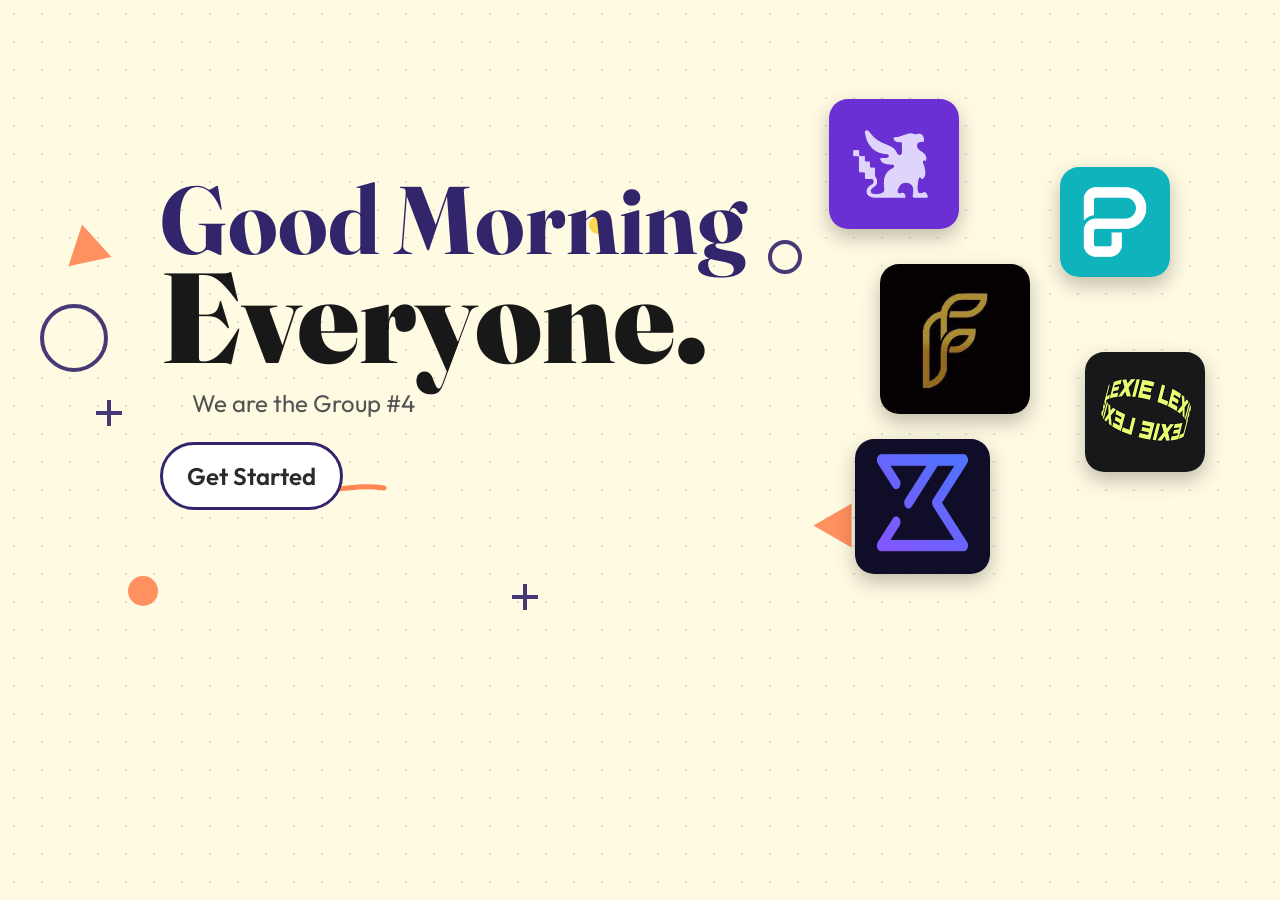
<file: index.html>
<!DOCTYPE html>
<html lang="en">
<head>
    <meta charset="UTF-8">
    <meta name="viewport" content="width=device-width, initial-scale=1.0">
    <title>LandingPage</title>
    <style>
        @import url('https://fonts.googleapis.com/css2?family=Fraunces:ital,opsz,wght@0,9..144,400;0,9..144,700;0,9..144,900;1,9..144,600&display=swap');
        @import url('https://fonts.googleapis.com/css2?family=Outfit:wght@300;400;500;600;700&display=swap');
    
        body {
            background-color: #fffae2;
            font-family: Arial, sans-serif;
            margin: 0;
            padding: 0;
            overflow-x: hidden;
            position: relative;
            background-image:
                radial-gradient(circle, rgba(50,37,107,0.13) 1.4px, transparent 1.4px);
            background-size: 28px 28px;
        }

        /* ---- Decorative geometry layer ---- */
        .geo-field {
            position: absolute;
            top: 0;
            left: 0;
            width: 100%;
            height: 100%;
            overflow: hidden;
            pointer-events: none;
            z-index: 0;
        }
        .geo {
            position: absolute;
            opacity: 0.9;
        }
        .geo-triangle {
            width: 0;
            height: 0;
            border-left: 22px solid transparent;
            border-right: 22px solid transparent;
            border-bottom: 38px solid #ff8552;
        }
        .geo-circle-outline {
            border-radius: 50%;
            border: 4px solid #32256b;
        }
        .geo-circle-fill {
            border-radius: 50%;
            background-color: #ffd23f;
        }
        .geo-square {
            border: 4px solid #ff8552;
            transform: rotate(18deg);
        }
        .geo-plus {
            position: absolute;
        }
        .geo-plus::before,
        .geo-plus::after {
            content: "";
            position: absolute;
            background-color: #32256b;
        }
        .geo-plus::before {
            width: 26px;
            height: 4px;
            top: 11px;
            left: 0;
        }
        .geo-plus::after {
            width: 4px;
            height: 26px;
            top: 0;
            left: 11px;
        }
        .geo-dash {
            border-bottom: 4px dashed #32256b;
        }

        @keyframes drift {
            0%, 100% { transform: translateY(0) rotate(var(--r, 0deg)); }
            50% { transform: translateY(-16px) rotate(var(--r, 0deg)); }
        }
        @keyframes spin-slow {
            from { transform: rotate(0deg); }
            to { transform: rotate(360deg); }
        }
        .geo-float { animation: drift 6s ease-in-out infinite; }
        .geo-spin { animation: spin-slow 18s linear infinite; }

        @media (prefers-reduced-motion: reduce) {
            .geo-float, .geo-spin { animation: none; }
        }

        .hero, .help, .tool-button {
            position: relative;
            z-index: 1;
        }

        .scribble-underline {
            display: block;
            margin-top: -1.5rem;
            margin-left: 10.5rem;
        }
        .hero {
            font-family: 'Fraunces', serif;
            font-size: 6rem;
            font-weight: 700;
            color: #32256b;
            margin-top: 10rem;
            margin-left: 10rem;
        }
        .hero2 {
            font-family: 'Fraunces', serif;
            font-size: 8rem;
            font-weight: 900;
            color: #181818;
            position: relative;
            top: -2.5rem;
        }
        .help {
            font-family: 'Outfit', sans-serif;
            font-size: 1.5rem;
            color: #535353;
            position: relative;
            top: -8.5rem;
            margin-left: 10rem;
            max-width: 600px;
            text-indent: 2rem;
        }
        
        .side-panel {
        position: fixed;
        top: 7rem;
        right: 0;
        width: 300px;
        height: 400px;
        background-color: #fcf9ee;
        box-shadow: -5px 0 15px rgba(0, 0, 0, 0.1);
        padding: 40px;
        border-radius: 1rem;
        
        transform: translateX(130%); 
        
        transition: transform 0.3s ease-in-out; 
        z-index: 1000;
        }

        .side-panel.active {
        transform: rotate(350deg) translateX(20%);
        }
        .side-panel:hover {
        transform: rotate(355deg) scale(1.05);
        }
        .link-button {
            display: inline-block;
            font-family: 'Outfit', sans-serif;
            font-size: 1.5rem;
            background-color: #ffffff;
            color: #2b2b2b;
            border: 3px solid #32256b;
            border-radius: 10rem;
            margin-left: 10rem;
            padding: 1rem 1.5rem;
            font-weight: 600;
            text-decoration: none;
            cursor: pointer;
            position: relative;
            top: -8.5rem;
        }
        .link-button:hover {
            background-color: #32256b;
            color: #ffffff;
        }

        /* ---- Floating "dancing" images ---- */
        .dance-field {
            position: absolute;
            top: -100px;
            right: -10px;
            width: 40%;
            height: 100%;
            pointer-events: none;
            z-index: 1;
        }
        .dance-img {
            position: absolute;
            width: 130px;
            height: 130px;
            object-fit: cover;
            border-radius: 1.2rem;
            box-shadow: 0 8px 20px rgba(0, 0, 0, 0.25);
            animation: dance 7s ease-in-out infinite;
        }

        @keyframes dance {
            0%   { transform: translate(0, 0) rotate(var(--r, 0deg)); }
            25%  { transform: translate(12px, -18px) rotate(calc(var(--r, 0deg) + 4deg)); }
            50%  { transform: translate(-8px, -6px) rotate(calc(var(--r, 0deg) - 3deg)); }
            75%  { transform: translate(10px, 10px) rotate(calc(var(--r, 0deg) + 2deg)); }
            100% { transform: translate(0, 0) rotate(var(--r, 0deg)); }
        }

        @media (prefers-reduced-motion: reduce) {
            .dance-img { animation: none; }
        }
    </style>
</head>
<body>
    <script src="loading-screen.js" defer></script>
    <div class="geo-field" aria-hidden="true">
        <div class="geo geo-triangle geo-float" style="top: 4rem; left: 4rem; --r: -12deg; transform: rotate(-12deg);"></div>
        <div class="geo geo-circle-outline geo-float" style="width: 60px; height: 60px; top: 9rem; left: 2.5rem; animation-delay: .8s;"></div>
        <div class="geo geo-circle-fill geo-float" style="width: 18px; height: 18px; top: 3.5rem; left: 46%; animation-delay: 1.4s;"></div>
        <div class="geo geo-plus geo-float" style="top: 15rem; left: 6rem; animation-delay: .3s;"></div>
        <div class="geo geo-square geo-spin" style="width: 34px; height: 34px; top: 7rem; right: 22rem;"></div>
        <div class="geo geo-triangle geo-float" style="top: 22rem; right: 26rem; transform: rotate(150deg); animation-delay: 1.1s;"></div>
        <div class="geo geo-circle-fill geo-float" style="width: 30px; height: 30px; background-color: #ff8552; top: 26rem; left: 8rem; animation-delay: .6s;"></div>
        <div class="geo geo-dash" style="width: 90px; top: 20rem; left: 12rem; transform: rotate(-6deg);"></div>
        <div class="geo geo-plus geo-float" style="top: 26.5rem; left: 40%; animation-delay: 1.6s;"></div>
        <div class="geo geo-circle-outline geo-float" style="width: 26px; height: 26px; top: 5rem; left: 60%; animation-delay: 1.9s;"></div>
    </div>

    <h1 class="hero">Good Morning <br><span class="hero2">Everyone.</span></h1>
    <svg class="scribble-underline" width="220" height="24" viewBox="0 0 220 24" fill="none" xmlns="http://www.w3.org/2000/svg" aria-hidden="true">
        <path d="M4 16C40 4 80 4 110 14C140 24 180 6 216 12" stroke="#ff8552" stroke-width="5" stroke-linecap="round"/>
    </svg>
    <p class="help">We are the Group #4</p>    
    <a class="link-button" href="aboutus.html">Get Started</a>

    <div class="dance-field" aria-hidden="true">
        <img class="dance-img" src="habitica.jpg" alt="" style="top: 8%;  left: 10%; width: 130px; height: 130px; --r: -6deg;  animation-delay: 0s;">
        <img class="dance-img" src="piktochart.jpg" alt="" style="top: 22%; left: 55%; width: 110px; height: 110px; --r: 8deg;   animation-delay: 1.2s;">
        <img class="dance-img" src="forks.jpg" alt="" style="top: 42%; left: 20%; width: 150px; height: 150px; --r: -4deg;  animation-delay: 2.4s;">
        <img class="dance-img" src="lexielearn.jpg" alt="" style="top: 60%; left: 60%; width: 120px; height: 120px; --r: 5deg;   animation-delay: 3.6s;">
        <img class="dance-img" src="thetawave.jpg" alt="" style="top: 78%; left: 15%; width: 135px; height: 135px; --r: -8deg;  animation-delay: 4.8s;">
    </div>
</body>
</html>
</file>
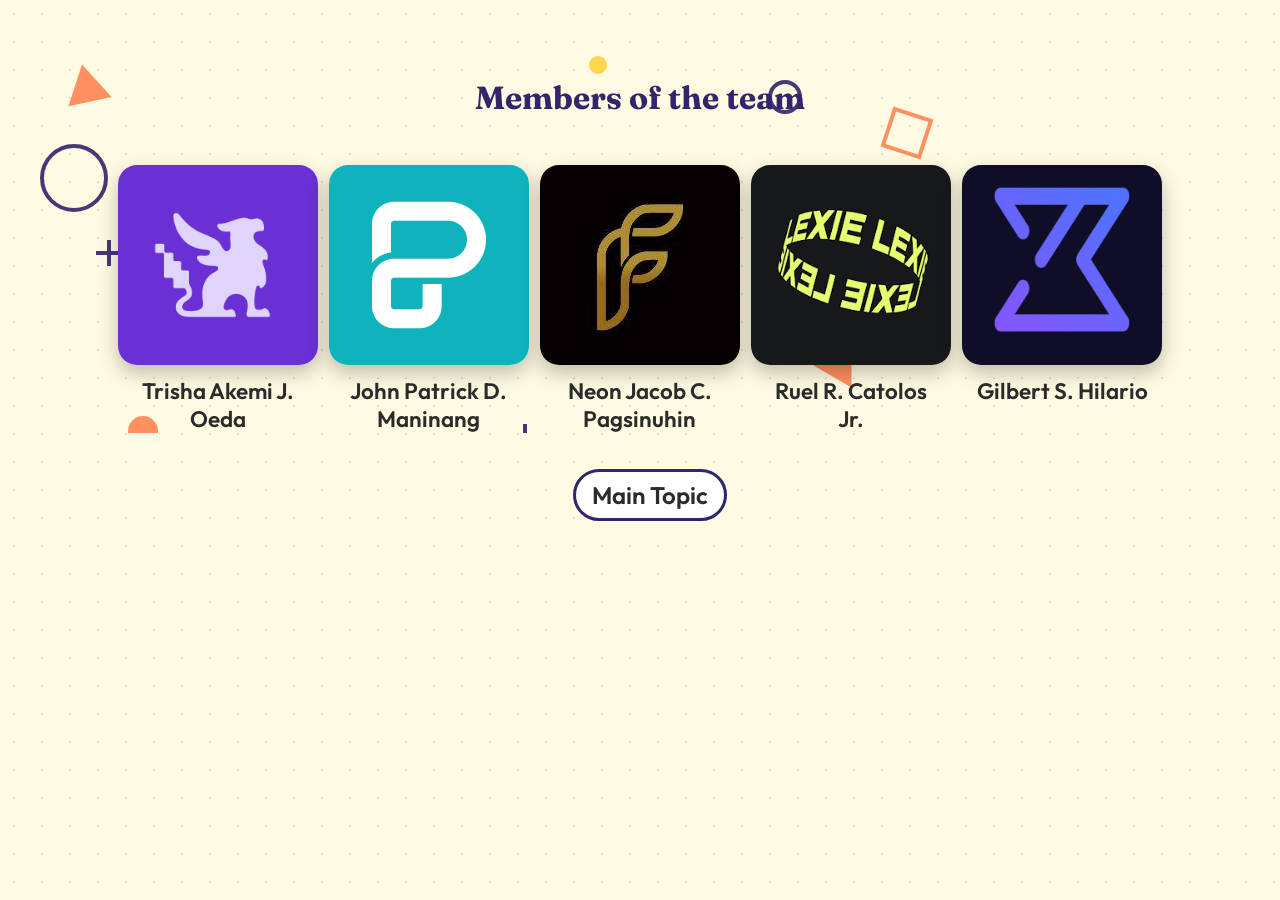
<file: aboutus.html>
<!DOCTYPE html>
<html lang="en">
<head>
    <meta charset="UTF-8">
    <meta name="viewport" content="width=device-width, initial-scale=1.0">
    <title>About Us</title>
    <link rel="stylesheet" href="style.css">
    <style>
        @import url('https://fonts.googleapis.com/css2?family=Fraunces:ital,opsz,wght@0,9..144,400;0,9..144,700;0,9..144,900;1,9..144,600&display=swap');
        @import url('https://fonts.googleapis.com/css2?family=Outfit:wght@300;400;500;600;700&display=swap');

        .link-button {
            position: absolute;
            top: 30rem;
            left: 43.5%;
            font-family: 'Outfit', sans-serif;
            font-size: 1.5rem;
            background-color: #ffffff;
            color: #2b2b2b;
            border: 3px solid #32256b;
            border-radius: 5rem;
            padding: 0.5rem 1rem;
            font-weight: 600;
            text-decoration: none;
            cursor: pointer;
            position: relative;
            z-index: 1;
        }
        .link-button:hover {
            background-color: #32256b;
            color: #ffffff;
        }

        .page-title {
            font-family: 'Fraunces', serif;
            font-weight: 700;
            font-size: 2rem;
            color: #32256b;
            margin: 0 0 1rem 0;
            text-align: center;
        }

        .container {
            position: relative;
            z-index: 1;
            width: 80%;
            max-width: 1100px;
            margin: 3rem auto 2rem auto;
            display: flex;
            flex-direction: column;
            align-items: center;
        }

        .team-grid {
            display: grid;
            grid-template-columns: repeat(auto-fit, minmax(160px, 1fr));
            gap: 2rem;
            width: 100%;
        }

        .member-card {
            display: flex;
            flex-direction: column;
            align-items: center;
            gap: 0.75rem;
            margin-top: 2rem;
        }

        .member-card img {
            width: 200px;
            height: 200px;
            object-fit: cover;
            border-radius: 1.2rem;
            box-shadow: 0 8px 20px rgba(0, 0, 0, 0.25);
        }

        .member-name {
            font-family: 'Outfit', sans-serif;
            font-weight: 600;
            font-size: 1.4rem;
            color: #2b2b2b;
            margin: 0;
            text-align: center;
        }
    </style>
</head>
<body>
    <script src="loading-screen.js" defer></script>
    <div class="geo-field" aria-hidden="true">
        <div class="geo geo-triangle geo-float" style="top: 4rem; left: 4rem; --r: -12deg; transform: rotate(-12deg);"></div>
        <div class="geo geo-circle-outline geo-float" style="width: 60px; height: 60px; top: 9rem; left: 2.5rem; animation-delay: .8s;"></div>
        <div class="geo geo-circle-fill geo-float" style="width: 18px; height: 18px; top: 3.5rem; left: 46%; animation-delay: 1.4s;"></div>
        <div class="geo geo-plus geo-float" style="top: 15rem; left: 6rem; animation-delay: .3s;"></div>
        <div class="geo geo-square geo-spin" style="width: 34px; height: 34px; top: 7rem; right: 22rem;"></div>
        <div class="geo geo-triangle geo-float" style="top: 22rem; right: 26rem; transform: rotate(150deg); animation-delay: 1.1s;"></div>
        <div class="geo geo-circle-fill geo-float" style="width: 30px; height: 30px; background-color: #ff8552; top: 26rem; left: 8rem; animation-delay: .6s;"></div>
        <div class="geo geo-dash" style="width: 90px; top: 20rem; left: 12rem; transform: rotate(-6deg);"></div>
        <div class="geo geo-plus geo-float" style="top: 26.5rem; left: 40%; animation-delay: 1.6s;"></div>
        <div class="geo geo-circle-outline geo-float" style="width: 26px; height: 26px; top: 5rem; left: 60%; animation-delay: 1.9s;"></div>
    </div>


    <a class="link-button" href="main.html" style="margin: 1rem;">Main Topic</a>
    <div class="container">
        <h2 class="page-title">Members of the team</h2>
        <div class="team-grid">
            <div class="member-card">
                <img src="habitica.jpg" alt="Member 1 photo">
                <p class="member-name">Trisha Akemi J. Oeda</p>
            </div>
            <div class="member-card">
                <img src="piktochart.jpg" alt="Member 2 photo">
                <p class="member-name">John Patrick D. Maninang</p>
            </div>
            <div class="member-card">
                <img src="forks.jpg" alt="Member 3 photo">
                <p class="member-name">Neon Jacob C. Pagsinuhin</p>
            </div>
            <div class="member-card">
                <img src="lexielearn.jpg" alt="Member 4 photo">
                <p class="member-name">Ruel R. Catolos Jr.</p>
            </div>
            <div class="member-card">
                <img src="thetawave.jpg" alt="Member 5 photo">
                <p class="member-name">Gilbert S. Hilario</p>
            </div>
        </div>
    </div>
</body>
</html>
</file>
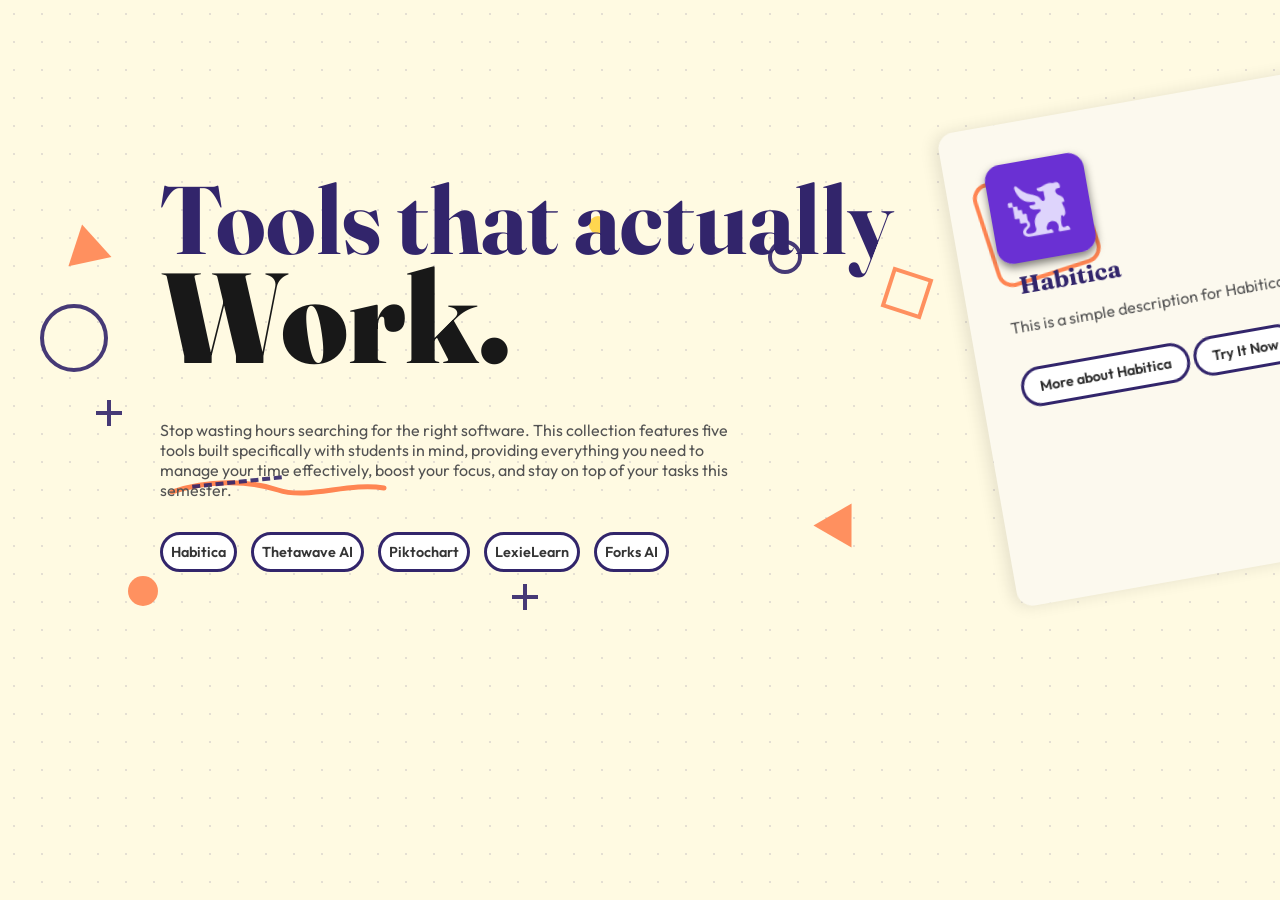
<file: main.html>
<!DOCTYPE html>
<html lang="en">
<head>
    <meta charset="UTF-8">
    <meta name="viewport" content="width=device-width, initial-scale=1.0">
    <title>ToolsThatYouNeed</title>
    <style>
        @import url('https://fonts.googleapis.com/css2?family=Fraunces:ital,opsz,wght@0,9..144,400;0,9..144,700;0,9..144,900;1,9..144,600&display=swap');
        @import url('https://fonts.googleapis.com/css2?family=Outfit:wght@300;400;500;600;700&display=swap');
    
        body {
            background-color: #fffae2;
            font-family: Arial, sans-serif;
            margin: 0;
            padding: 0;
            overflow-x: hidden;
            position: relative;
            background-image:
                radial-gradient(circle, rgba(50,37,107,0.13) 1.4px, transparent 1.4px);
            background-size: 28px 28px;
        }

        /* ---- Decorative geometry layer ---- */
        .geo-field {
            position: absolute;
            top: 0;
            left: 0;
            width: 100%;
            height: 100%;
            overflow: hidden;
            pointer-events: none;
            z-index: 0;
        }
        .geo {
            position: absolute;
            opacity: 0.9;
        }
        .geo-triangle {
            width: 0;
            height: 0;
            border-left: 22px solid transparent;
            border-right: 22px solid transparent;
            border-bottom: 38px solid #ff8552;
        }
        .geo-circle-outline {
            border-radius: 50%;
            border: 4px solid #32256b;
        }
        .geo-circle-fill {
            border-radius: 50%;
            background-color: #ffd23f;
        }
        .geo-square {
            border: 4px solid #ff8552;
            transform: rotate(18deg);
        }
        .geo-plus {
            position: absolute;
        }
        .geo-plus::before,
        .geo-plus::after {
            content: "";
            position: absolute;
            background-color: #32256b;
        }
        .geo-plus::before {
            width: 26px;
            height: 4px;
            top: 11px;
            left: 0;
        }
        .geo-plus::after {
            width: 4px;
            height: 26px;
            top: 0;
            left: 11px;
        }
        .geo-dash {
            border-bottom: 4px dashed #32256b;
        }

        @keyframes drift {
            0%, 100% { transform: translateY(0) rotate(var(--r, 0deg)); }
            50% { transform: translateY(-16px) rotate(var(--r, 0deg)); }
        }
        @keyframes spin-slow {
            from { transform: rotate(0deg); }
            to { transform: rotate(360deg); }
        }
        .geo-float { animation: drift 6s ease-in-out infinite; }
        .geo-spin { animation: spin-slow 18s linear infinite; }

        @media (prefers-reduced-motion: reduce) {
            .geo-float, .geo-spin { animation: none; }
        }

        @keyframes dash-in {
            0% { transform: translateX(100px); }
            100% { transform: translateX(0); }
        }
        @keyframes fade-in {
            0% { opacity: 0; }
            100% { opacity: 1; }
        }
        @keyframes jump-in {
            0% { transform: translateX(-100px); opacity: 0; }
            25% { transform: translateX(-20px); opacity: 1; }
            75% { transform: translateX(20px); opacity: 1; }
            100% { transform: translateX(0); opacity: 1; }
        }

        .hero, .help, .tool-button {
            position: relative;
            z-index: 1;
        }

        .scribble-underline {
            display: block;
            margin-top: -1.5rem;
            margin-left: 10.5rem;
        }
        .hero {
            font-family: 'Fraunces', serif;
            font-size: 6rem;
            font-weight: 700;
            color: #32256b;
            margin-top: 10rem;
            margin-left: 10rem;
            animation: dash-in 1s ease-out forwards;
        }
        .hero2 {
            font-family: 'Fraunces', serif;
            font-size: 8rem;
            font-weight: 900;
            color: #181818;
            position: relative;
            top: -2.5rem;
        }
        .help {
            font-family: 'Outfit', sans-serif;
            font-size: 1rem;
            color: #535353;
            position: relative;
            top: -6rem;
            margin-left: 10rem;
            max-width: 600px;
            animation: fade-in 4s ease-out forwards;
        }
        
        .side-panel {
        position: fixed;
        top: 7rem;
        right: 0;
        width: 300px;
        height: 400px;
        background-color: #fcf9ee;
        box-shadow: -5px 0 15px rgba(0, 0, 0, 0.1);
        padding: 40px;
        border-radius: 1rem;
        
        transform: translateX(130%); 
        
        transition: transform 0.3s ease-in-out; 
        z-index: 1000;
        }

        .side-panel.active {
        transform: rotate(350deg) translateX(20%);
        }
        .side-panel:hover {
        transform: rotate(355deg) scale(1.05);
        }
        button {
            font-family: 'Outfit', sans-serif;
            font-size: 0.9rem;
            background-color: #ffffff;
            color: #2b2b2b;
            border: 3px solid #32256b;
            border-radius: 5rem;
            padding: 0.5rem 1rem;
            font-weight: 600;
            cursor: pointer;
            opacity: 0;
            animation: jump-in 0.8s ease-out forwards;
        }
        button:hover {
            background-color: #32256b;
            color: #ffffff;
        }
        .link-button {
            display: inline-block;
            font-family: 'Outfit', sans-serif;
            font-size: 0.9rem;
            background-color: #ffffff;
            color: #2b2b2b;
            border: 3px solid #32256b;
            border-radius: 5rem;
            padding: 0.5rem 1rem;
            font-weight: 600;
            text-decoration: none;
            cursor: pointer;
        }
        .link-button:hover {
            background-color: #32256b;
            color: #ffffff;
        }
        .tool-button {
            font-family: 'Outfit', sans-serif;
            background-color: #ffffff;
            font-weight: 600;
            color: #353535;
            border: 3px solid #32256b;
            border-radius: 5rem;
            position: relative;
            margin-right: 0.6rem;
            top: -5rem;
            left: 10rem;
            padding: 0.5rem;
        }
        .tool-button:hover {
            background-color: #32256b;
            color: #ffffff;
            cursor: pointer;
        }
        .tool-button:nth-of-type(1) { animation-delay: 0s; }
        .tool-button:nth-of-type(2) { animation-delay: 0.15s; }
        .tool-button:nth-of-type(3) { animation-delay: 0.3s; }
        .tool-button:nth-of-type(4) { animation-delay: 0.45s; }
        .tool-button:nth-of-type(5) { animation-delay: 0.6s; }
        img {
            width: 100px;
            height: 100px;
            border-radius: 1rem;
            margin-bottom: 1rem;
            box-shadow: 0 4px 8px rgba(0, 0, 0, 0.5);
        }
        .title {
            font-family: 'Fraunces', serif;
            font-size: 1.5rem;
            font-weight: 700;
            color: #32256b;
            margin-bottom: 0.5rem;
            position: relative;
            top: -1rem;
            text-indent: 1rem;
        }
        .side-panel {
            overflow: visible;
        }
        .logo-frame {
            position: relative;
            width: 100px;
            margin-bottom: 1rem;
        }
        .logo-frame::before {
            content: "";
            position: absolute;
            top: 10px;
            left: -10px;
            width: 100px;
            height: 100px;
            border: 4px solid #ff8552;
            border-radius: 1rem;
            transform: rotate(-8deg);
            z-index: 0;
        }
        .logo-frame img {
            position: relative;
            z-index: 1;
            margin-bottom: 0;
        }
        .side-panel::after {
            content: "";
            position: absolute;
            width: 14px;
            height: 14px;
            border-radius: 50%;
            background-color: #ffd23f;
            bottom: 30px;
            right: 24px;
        }
        .description {
            font-family: 'Outfit', sans-serif;
            font-size: 1rem;
            color: #535353;
            position: relative;
            top: -1rem;
        }
    </style>
</head>
<body>
    <script src="loading-screen.js" defer></script>
    <div class="geo-field" aria-hidden="true">
        <div class="geo geo-triangle geo-float" style="top: 4rem; left: 4rem; --r: -12deg; transform: rotate(-12deg);"></div>
        <div class="geo geo-circle-outline geo-float" style="width: 60px; height: 60px; top: 9rem; left: 2.5rem; animation-delay: .8s;"></div>
        <div class="geo geo-circle-fill geo-float" style="width: 18px; height: 18px; top: 3.5rem; left: 46%; animation-delay: 1.4s;"></div>
        <div class="geo geo-plus geo-float" style="top: 15rem; left: 6rem; animation-delay: .3s;"></div>
        <div class="geo geo-square geo-spin" style="width: 34px; height: 34px; top: 7rem; right: 22rem;"></div>
        <div class="geo geo-triangle geo-float" style="top: 22rem; right: 26rem; transform: rotate(150deg); animation-delay: 1.1s;"></div>
        <div class="geo geo-circle-fill geo-float" style="width: 30px; height: 30px; background-color: #ff8552; top: 26rem; left: 8rem; animation-delay: .6s;"></div>
        <div class="geo geo-dash" style="width: 90px; top: 20rem; left: 12rem; transform: rotate(-6deg);"></div>
        <div class="geo geo-plus geo-float" style="top: 26.5rem; left: 40%; animation-delay: 1.6s;"></div>
        <div class="geo geo-circle-outline geo-float" style="width: 26px; height: 26px; top: 5rem; left: 60%; animation-delay: 1.9s;"></div>
    </div>

    <h1 class="hero">Tools that actually <br><span class="hero2">Work.</span></h1>
    <svg class="scribble-underline" width="220" height="24" viewBox="0 0 220 24" fill="none" xmlns="http://www.w3.org/2000/svg" aria-hidden="true">
        <path d="M4 16C40 4 80 4 110 14C140 24 180 6 216 12" stroke="#ff8552" stroke-width="5" stroke-linecap="round"/>
    </svg>
    <p class="help">Stop wasting hours searching for the right software. This collection features five tools built specifically with students in mind, providing everything you need to manage your time effectively, boost your focus, and stay on top of your tasks this semester.</p>
    
    <button class="tool-button" onclick="showPanel('panel-1')">Habitica</button>
    <button class="tool-button" onclick="showPanel('panel-2')">Thetawave AI</button>
    <button class="tool-button" onclick="showPanel('panel-3')">Piktochart</button>
    <button class="tool-button" onclick="showPanel('panel-4')">LexieLearn</button>
    <button class="tool-button" onclick="showPanel('panel-5')">Forks AI</button>

    <div id="panel-1" class="side-panel">
    <div class="logo-frame"><img src="habitica.jpg" alt="HabiticaLogo"></div>
    <h2 class="title">Habitica</h2>
    <p class="description">This is a simple description for Habitica.</p>
    <a class="link-button" href="habitica.html">More about Habitica</a>
    <a class="link-button" href="https://habitica.com/static/home">Try It Now</a>
    </div>

    <div id="panel-2" class="side-panel">
    <div class="logo-frame"><img src="thetawave.jpg" alt="ThetawaveAILogo"></div>
    <h2 class="title">Thetawave AI</h2>
    <p class="description">This is a simple description for Thetawave AI.</p>
    <a class="link-button" href="thetawave.html">More about Thetawave AI</a>
    <a class="link-button" href="https://thetawave.ai/">Try It Now</a>
    </div>

    <div id="panel-3" class="side-panel">
    <div class="logo-frame"><img src="piktochart.jpg" alt="PiktochartLogo"></div>
    <h2 class="title">Piktochart</h2>
    <p class="description">This is a simple description for Piktochart.</p>
    <a class="link-button" href="piktochart.html">More about Piktochart</a>
    <a class="link-button" href="https://piktochart.com/?nab=1">Try It Now</a>
    </div>

    <div id="panel-4" class="side-panel">
    <div class="logo-frame"><img src="lexielearn.jpg" alt="LexieLearnLogo"></div>
    <h2 class="title">LexieLearn</h2>
    <p class="description">This is a simple description for LexieLearn.</p>
    <a class="link-button" href="lexielearn.html">More about LexieLearn</a>
    <a class="link-button" href="https://www.lexielearn.com/">Try It Now</a>
    </div>

    <div id="panel-5" class="side-panel">
    <div class="logo-frame"><img src="forks.jpg" alt="ForksAILogo"></div>
    <h2 class="title">Forks AI</h2>
    <p class="description">This is a simple description for Forks AI.</p>
    <a class="link-button" href="forks.html">More about Forks AI</a>
    <a class="link-button" href="https://forksai.app/">Try It Now</a>
    </div>
    <script>
        const panelIds = ['panel-1', 'panel-2', 'panel-3', 'panel-4', 'panel-5'];
        const SHUFFLE_INTERVAL_MS = 3000;
        const RESUME_DELAY_MS = 60000;

        let shuffleTimer = null;
        let resumeTimer = null;
        let shuffleIndex = 0;

        function activatePanel(targetId) {
            const panels = document.querySelectorAll('.side-panel');
            panels.forEach(panel => panel.classList.remove('active'));

            const targetPanel = document.getElementById(targetId);
            if (targetPanel) {
                targetPanel.classList.add('active');
            }
        }

        function startShuffle() {
            stopShuffle();
            // Show the first panel immediately, then keep cycling
            activatePanel(panelIds[shuffleIndex]);
            shuffleTimer = setInterval(() => {
                shuffleIndex = (shuffleIndex + 1) % panelIds.length;
                activatePanel(panelIds[shuffleIndex]);
            }, SHUFFLE_INTERVAL_MS);
        }

        function stopShuffle() {
            if (shuffleTimer) {
                clearInterval(shuffleTimer);
                shuffleTimer = null;
            }
        }

        function scheduleResume() {
            if (resumeTimer) {
                clearTimeout(resumeTimer);
            }
            resumeTimer = setTimeout(() => {
                startShuffle();
            }, RESUME_DELAY_MS);
        }

        function showPanel(targetId) {
            // Manual selection: stop auto-shuffle, show the chosen panel,
            // and schedule shuffle to resume after 1 minute of no interaction.
            stopShuffle();
            activatePanel(targetId);
            shuffleIndex = panelIds.indexOf(targetId);
            if (shuffleIndex === -1) shuffleIndex = 0;
            scheduleResume();
        }

        function closeAllPanels() {
            stopShuffle();
            const panels = document.querySelectorAll('.side-panel');
            panels.forEach(panel => {
                panel.classList.remove('active');
            });
            scheduleResume();
        }

        // Kick off the idle shuffle on page load
        startShuffle();
    </script>
</body>
</html>
</file>
<file: style.css>
@import url('https://fonts.googleapis.com/css2?family=Fraunces:ital,opsz,wght@0,9..144,400;0,9..144,700;0,9..144,900;1,9..144,600&display=swap');
        @import url('https://fonts.googleapis.com/css2?family=Outfit:wght@300;400;500;600;700&display=swap');

        body {
            background-color: #fffae2;
            font-family: 'Outfit', sans-serif;
            margin: 0;
            padding: 0;
            overflow-x: hidden;
            position: relative;
            background-image:
                radial-gradient(circle, rgba(50,37,107,0.13) 1.4px, transparent 1.4px);
            background-size: 28px 28px;
        }

        /* ---- Decorative geometry layer ---- */
        .geo-field {
            position: absolute;
            top: 0;
            left: 0;
            width: 100%;
            height: 100%;
            overflow: hidden;
            pointer-events: none;
            z-index: 0;
        }
        .geo {
            position: absolute;
            opacity: 0.9;
        }
        .geo-triangle {
            width: 0;
            height: 0;
            border-left: 22px solid transparent;
            border-right: 22px solid transparent;
            border-bottom: 38px solid #ff8552;
        }
        .geo-circle-outline {
            border-radius: 50%;
            border: 4px solid #32256b;
        }
        .geo-circle-fill {
            border-radius: 50%;
            background-color: #ffd23f;
        }
        .geo-square {
            border: 4px solid #ff8552;
            transform: rotate(18deg);
        }
        .geo-plus {
            position: absolute;
        }
        .geo-plus::before,
        .geo-plus::after {
            content: "";
            position: absolute;
            background-color: #32256b;
        }
        .geo-plus::before {
            width: 26px;
            height: 4px;
            top: 11px;
            left: 0;
        }
        .geo-plus::after {
            width: 4px;
            height: 26px;
            top: 0;
            left: 11px;
        }
        .geo-dash {
            border-bottom: 4px dashed #32256b;
        }

        @keyframes drift {
            0%, 100% { transform: translateY(0) rotate(var(--r, 0deg)); }
            50% { transform: translateY(-16px) rotate(var(--r, 0deg)); }
        }
        @keyframes spin-slow {
            from { transform: rotate(0deg); }
            to { transform: rotate(360deg); }
        }
        .geo-float { animation: drift 6s ease-in-out infinite; }
        .geo-spin { animation: spin-slow 18s linear infinite; }

        @media (prefers-reduced-motion: reduce) {
            .geo-float, .geo-spin { animation: none; }
        }
</file>
